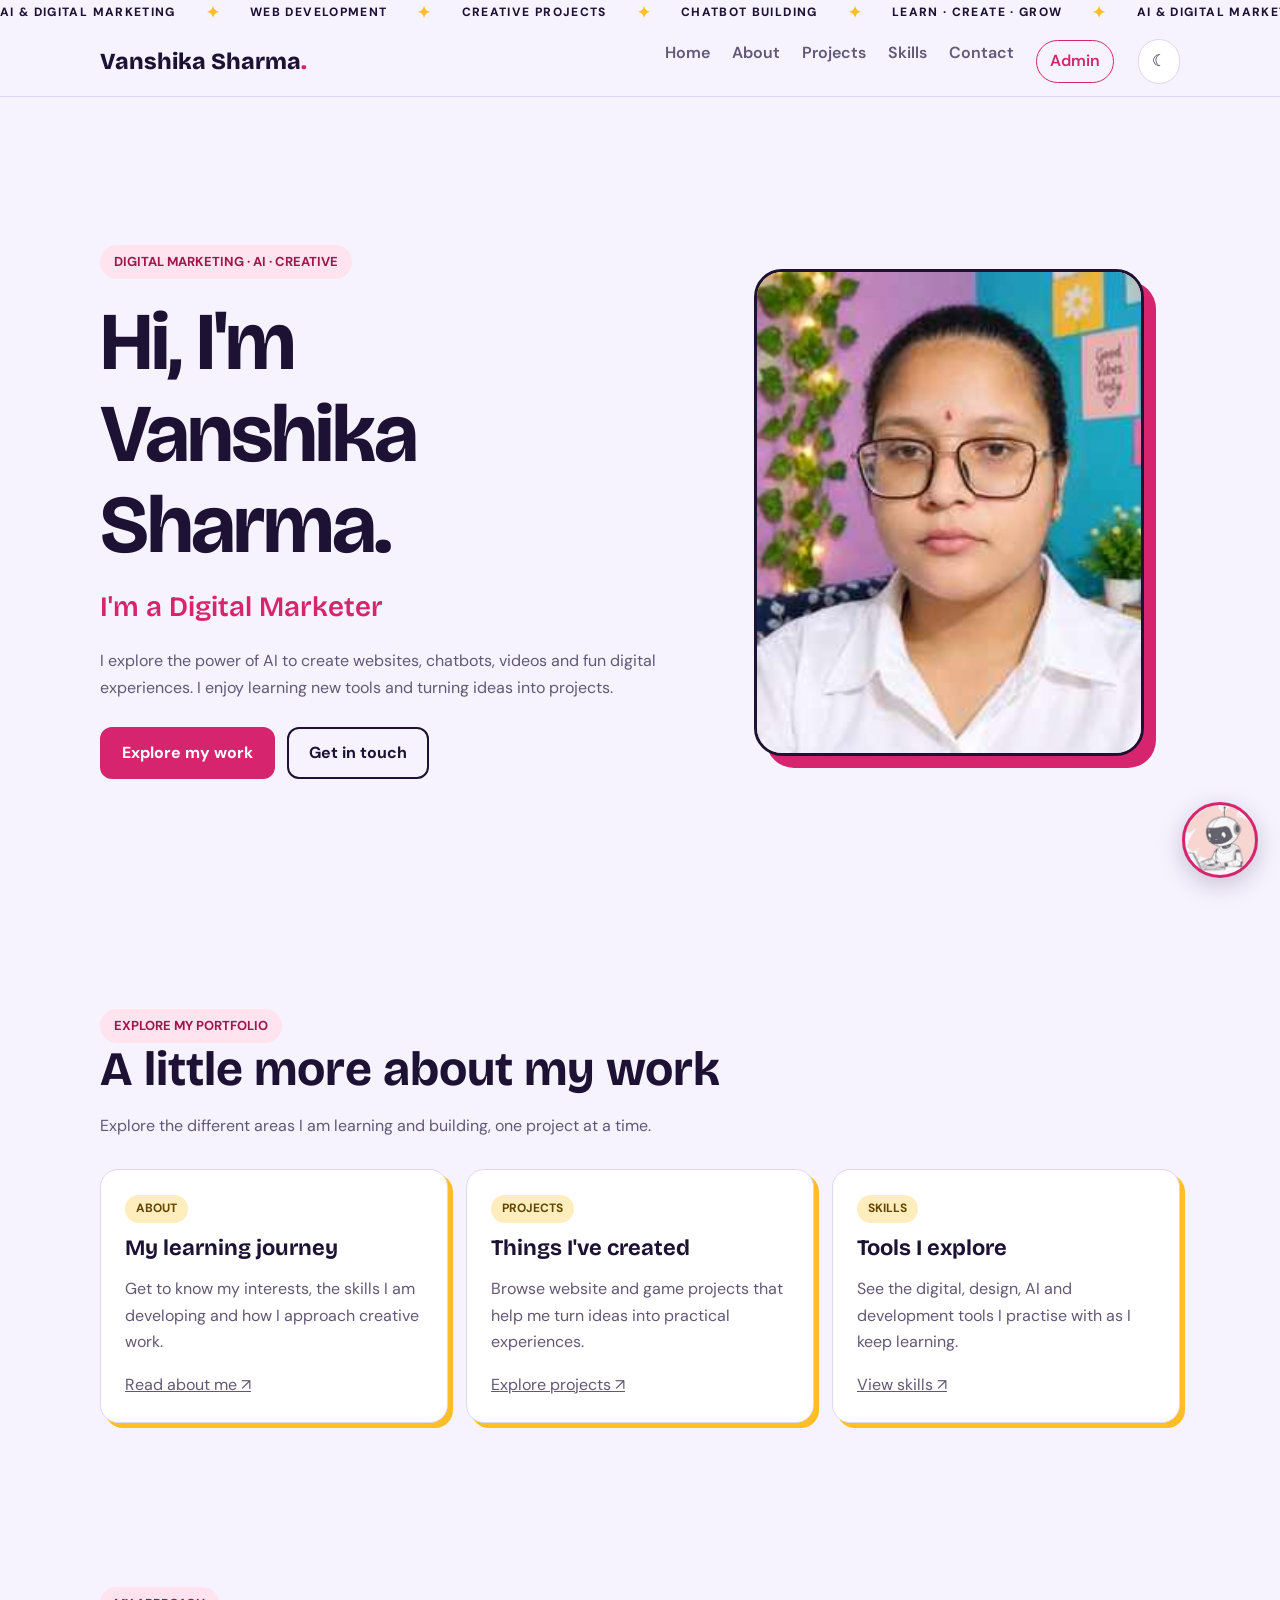
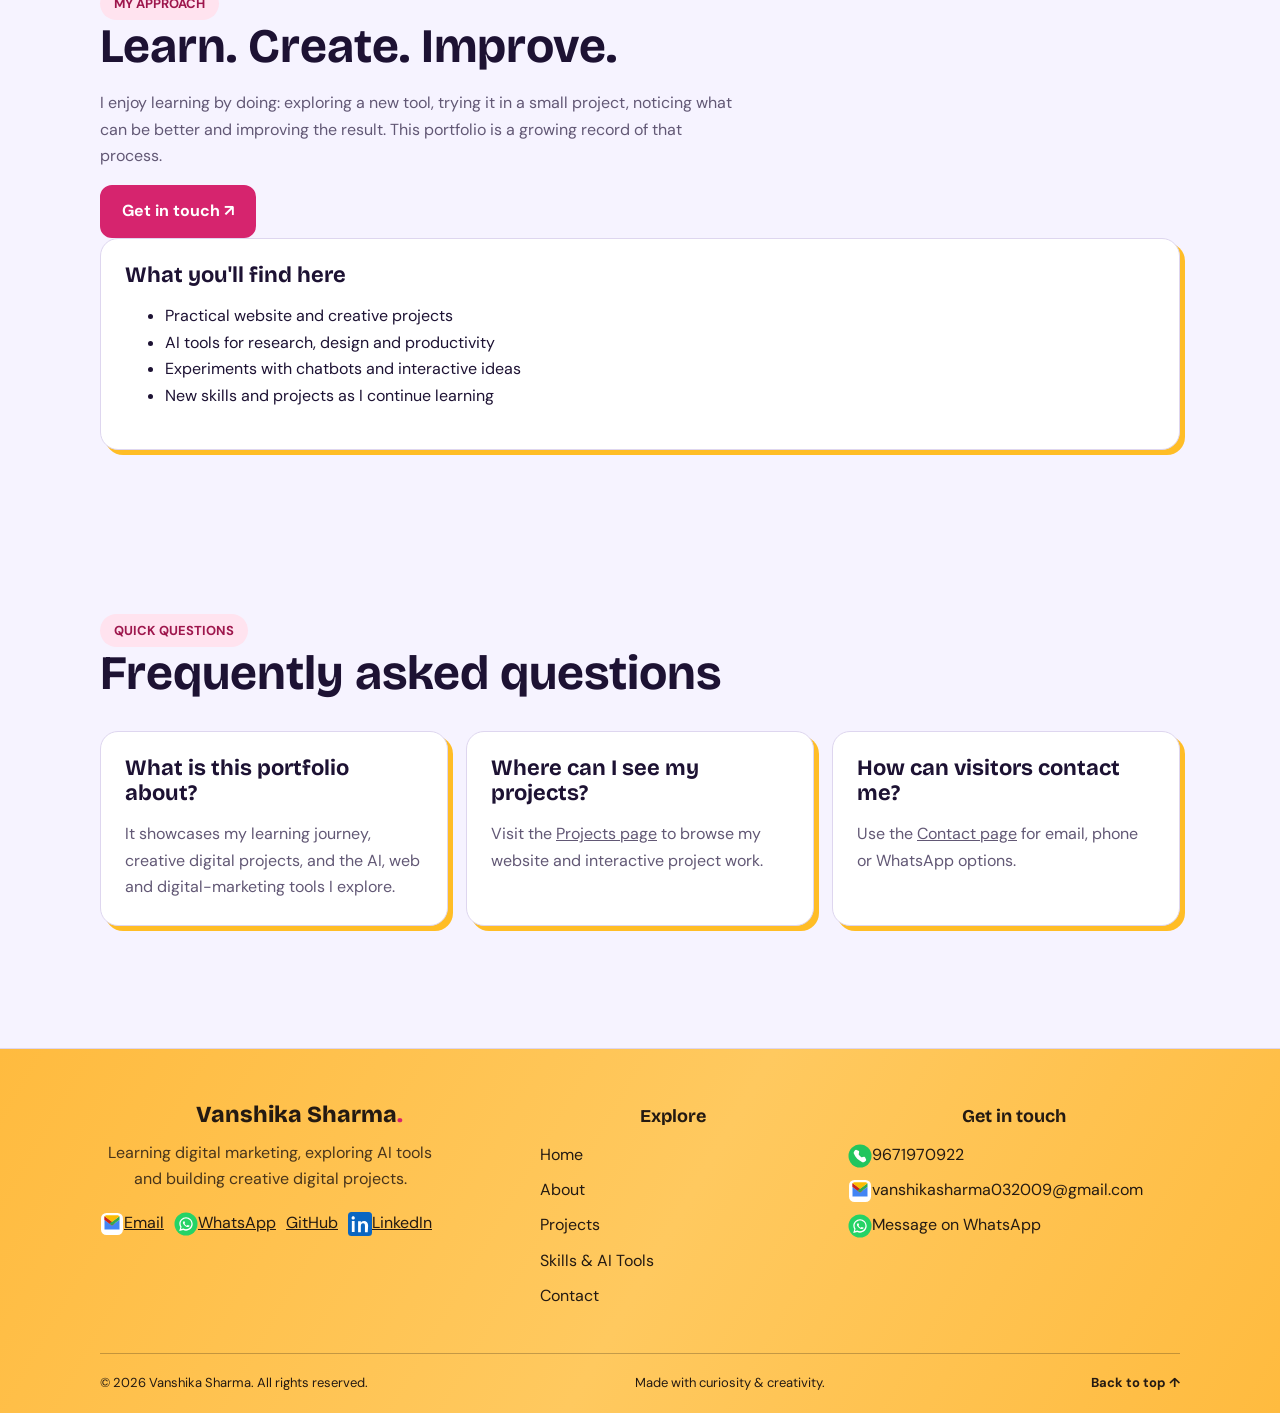
<file: index.html>
<!DOCTYPE html>
<html lang="en">
<head>
  <meta charset="UTF-8">
  <meta name="viewport" content="width=device-width, initial-scale=1">
  <meta name="description" content="Vanshika Sharma is an AI web developer and digital marketer in Kaithal, Haryana, exploring websites, chatbots, AI tools, design and digital projects online.">
<link rel="preconnect" href="https://fonts.googleapis.com">
  <link rel="preconnect" href="https://fonts.gstatic.com" crossorigin>
  <link href="https://fonts.googleapis.com/css2?family=Bricolage+Grotesque:wght@500;600;700;800&family=DM+Sans:wght@400;500;600;700&display=swap" rel="stylesheet">
  <title>Vanshika Sharma | AI Web Developer & Digital Marketer Portfolio</title>
  <link rel="canonical" href="https://my-portfolio-flame-six-29.vercel.app/">
  <meta property="og:type" content="website">
  <meta property="og:site_name" content="Vanshika Sharma Portfolio">
  <meta property="og:title" content="Vanshika Sharma | AI Web Developer & Digital Marketer Portfolio">
  <meta property="og:description" content="Vanshika Sharma is an AI web developer and digital marketer in Kaithal, Haryana, exploring websites, chatbots, AI tools, design and digital projects online.">
  <meta property="og:url" content="https://my-portfolio-flame-six-29.vercel.app/">
  <meta property="og:image" content="https://my-portfolio-flame-six-29.vercel.app/images/vanshika.jpg">
  <meta property="og:image:alt" content="Web development workspace representing Vanshika Sharma's digital projects">
  <meta name="twitter:card" content="summary_large_image">
  <meta name="twitter:title" content="Vanshika Sharma | AI Web Developer & Digital Marketer Portfolio">
  <meta name="twitter:description" content="Vanshika Sharma is an AI web developer and digital marketer in Kaithal, Haryana, exploring websites, chatbots, AI tools, design and digital projects online.">
  <meta name="twitter:image" content="https://my-portfolio-flame-six-29.vercel.app/images/vanshika.jpg"><style>
    :root{--bg:#f6f3ff;--surface:#fff;--ink:#1d1233;--muted:#625875;--line:#ded6ef;--accent:#d6246e;--gold:#ffbd26;--head:'Bricolage Grotesque',sans-serif;--body:'DM Sans',sans-serif}
    *{box-sizing:border-box}html{scroll-behavior:smooth;scroll-padding-top:85px}body{margin:0;background:var(--bg);color:var(--ink);font:16px/1.65 var(--body)}
    a{color:inherit}button{font:inherit;cursor:pointer}.wrap{width:min(1080px,calc(100% - 40px));margin:auto}
    header{position:sticky;top:0;z-index:10;background:#f6f3fff0;backdrop-filter:blur(12px);border-bottom:1px solid var(--line)}
    nav{min-height:70px;display:flex;align-items:center;gap:24px}.logo{font:800 23px var(--head);text-decoration:none;margin-right:auto}.navlinks{display:flex;gap:22px}.navlinks a{text-decoration:none;color:var(--muted);font-weight:600}.navlinks a:hover{color:var(--accent)}
    #theme{border:1px solid var(--line);background:var(--surface);color:var(--ink);padding:8px 13px;border-radius:30px}
    section{padding:82px 0}.hero{min-height:calc(100vh - 70px);display:grid;grid-template-columns:1.1fr .9fr;align-items:center;gap:55px}
    .eyebrow{display:inline-block;background:#ffe3ef;color:#9e174d;border-radius:30px;padding:6px 14px;font-weight:700;font-size:13px}
    h1,h2,h3{font-family:var(--head);line-height:1.12;margin:0}h1{font-size:clamp(46px,7vw,82px);letter-spacing:-2px;margin:18px 0}h2{font-size:clamp(32px,4.5vw,48px);margin-bottom:14px}h3{font-size:22px}
    .type{font:600 clamp(20px,3vw,28px) var(--head);color:var(--accent);min-height:1.5em}.lead,.muted{color:var(--muted);max-width:58ch}
    .actions{display:flex;gap:12px;flex-wrap:wrap;margin-top:26px}.btn{display:inline-block;text-decoration:none;border:2px solid var(--ink);border-radius:12px;padding:11px 20px;font-weight:700}.btn.primary{background:var(--accent);border-color:var(--accent);color:white}
    .portrait{width:min(100%,390px);aspect-ratio:4/5;justify-self:center;border:3px solid var(--ink);border-radius:28px;background:#f4d9a5;box-shadow:12px 12px 0 var(--accent);display:block;object-fit:cover;object-position:center 42%;padding:0}
    
    .section-head{margin-bottom:30px}.cards{display:grid;grid-template-columns:repeat(auto-fit,minmax(240px,1fr));gap:18px}
    .card{background:var(--surface);border:1px solid var(--line);border-radius:18px;padding:24px;box-shadow:5px 5px 0 var(--gold);transition:.2s}.card:hover{transform:translateY(-4px)}
    .card p{color:var(--muted);margin-bottom:0}
    .about-feature-card{padding:0;overflow:hidden;border-radius:20px;background:var(--surface);border:1px solid var(--line);box-shadow:0 8px 24px rgba(36,18,65,.09);transition:transform .25s ease,box-shadow .25s ease}
    .about-feature-card:hover{transform:translateY(-7px);box-shadow:0 16px 34px rgba(36,18,65,.16)}
    .about-feature-image{display:block;width:100%;height:175px;object-fit:cover;background:#e9e2f5}
    .about-feature-content{padding:20px 24px 24px}
    .about-feature-content h3{margin:13px 0 8px}
    .about-feature-content p{color:var(--muted);margin:0}
    .project-card{padding:0;overflow:hidden;box-shadow:0 8px 24px rgba(36,18,65,.09);border-radius:20px;transition:transform .25s ease,box-shadow .25s ease}
    .project-card:hover{transform:translateY(-7px);box-shadow:0 16px 34px rgba(36,18,65,.16)}
    .project-image{display:block;width:100%;height:190px;object-fit:cover;background:#e9e2f5}
    .project-content{padding:22px 24px 24px}
    .project-content p{color:var(--muted)}
    .project-content a{font-weight:700;text-decoration-thickness:1px;text-underline-offset:4px;color:var(--accent)}
    .project-content a:hover{text-decoration-thickness:2px}
    @media(max-width:760px){.project-image{height:175px}}
    .tag{display:inline-block;background:#ffedbd;color:#634400;border-radius:20px;padding:4px 11px;font-size:12px;font-weight:700;margin-bottom:13px}
    .skills{display:grid;grid-template-columns:repeat(auto-fit,minmax(260px,1fr));gap:20px}.skill{background:var(--surface);border:1px solid var(--line);padding:18px;border-radius:14px}.skilltop{display:flex;justify-content:space-between;font-weight:700;margin-bottom:10px}.track{height:9px;background:#e8e1f2;border-radius:20px;overflow:hidden}.fill{height:100%;width:0;background:linear-gradient(90deg,#8b5cf6,#d6246e);border-radius:20px;transition:width 1s}
    .tools{display:flex;flex-wrap:wrap;gap:10px}.tools span{background:var(--surface);border:1px solid var(--line);padding:8px 14px;border-radius:25px;font-weight:600}
    .contact{background:var(--ink);color:white;border-radius:24px;padding:38px}.contact p{color:#d4c9e8}.contact a{color:#ffd46d}
    footer{text-align:center;color:var(--muted);padding:30px 0;border-top:1px solid var(--line)}
    .dark{--bg:#140e24;--surface:#211936;--ink:#f3eeff;--muted:#b9adcf;--line:#3a2d53;--accent:#ff5c9d;--gold:#e4ae37;color-scheme:dark}
    .dark header{background:#140e24ed}.dark .eyebrow{background:#48233b;color:#ffb7d3}.dark .tag{background:#493b20;color:#ffe3a1}
    @media(max-width:760px){nav{flex-wrap:wrap;padding:12px 0}.navlinks{order:3;width:100%;overflow:auto;gap:18px;padding-bottom:5px}.navlinks a{white-space:nowrap}.hero{grid-template-columns:1fr;gap:35px;padding-top:55px}.portrait{max-width:280px;order:-1}section{padding:60px 0}}
    @media(prefers-reduced-motion:reduce){html{scroll-behavior:auto}*,*::before,*::after{transition:none!important}}
  
    /* Portfolio chatbot */
    #chat-launcher{position:fixed;right:22px;bottom:22px;z-index:1001;width:76px;height:76px;border-radius:50%;background:#fff url("[data-uri]") center/cover no-repeat;border:3px solid var(--accent);box-shadow:0 7px 24px #160d2b35;cursor:pointer;overflow:visible;transition:transform .2s}
    #chat-launcher:hover{transform:translateY(-4px)}
    #chat-panel{position:fixed;right:22px;bottom:112px;z-index:1000;width:min(380px,calc(100vw - 28px));height:510px;max-height:calc(100vh - 135px);background:var(--surface);color:var(--ink);border:1px solid var(--line);border-radius:20px;box-shadow:0 16px 50px #160d2b35;display:flex;flex-direction:column;overflow:hidden}
    #chat-panel[hidden]{display:none}
    .chat-head{display:flex;align-items:center;gap:11px;padding:14px 16px;background:var(--ink);color:#fff}
    .chat-avatar{flex:0 0 46px;width:46px;height:46px;border-radius:50%;background:#fff url("[data-uri]") center/cover no-repeat;border:2px solid var(--accent)}
    .chat-head strong{display:block;font:700 15px var(--head)}.chat-head small{color:#d8cde8;font-size:12px}
    #chat-close{margin-left:auto;border:0;background:transparent;color:#fff;font-size:25px;cursor:pointer}
    #chat-log{flex:1;overflow:auto;padding:15px;display:flex;flex-direction:column;gap:10px}
    .chat-msg{max-width:90%;padding:11px 13px;border-radius:14px;font-size:14px;line-height:1.55;overflow-wrap:anywhere}
    .chat-msg.bot{align-self:flex-start;background:var(--bg);border:1px solid var(--line)}
    .chat-msg.user{align-self:flex-end;background:var(--accent);color:#fff}
    .chat-msg a{color:inherit;font-weight:800;text-decoration:underline}
    #chat-quick{display:flex;gap:7px;flex-wrap:wrap;padding:0 13px 10px}
    #chat-quick button{border:1px solid var(--line);background:var(--surface);color:var(--ink);border-radius:18px;padding:7px 11px;font-size:12px;cursor:pointer}
    #chat-form{display:flex;gap:8px;padding:12px;border-top:1px solid var(--line)}
    #chat-input{min-width:0;flex:1;border:1px solid var(--line);border-radius:12px;padding:11px 12px;background:var(--bg);color:var(--ink);font:inherit}
    #chat-form button{width:43px;border:0;border-radius:12px;background:var(--accent);color:#fff;font-size:20px;cursor:pointer}
    @media(max-width:520px){#chat-launcher{width:66px;height:66px;right:14px;bottom:14px}#chat-panel{right:10px;bottom:92px;width:calc(100vw - 20px);height:min(510px,calc(100vh - 112px))}}
    
    /* Restored dark-green portfolio footer */
    .site-footer{background:linear-gradient(120deg,#102f23 0%,#174b33 52%,#103424 100%);color:#fff;padding:52px 0 20px;margin-top:40px}
    .site-footer .footer-grid{display:grid;grid-template-columns:1.5fr 1fr 1.25fr;gap:42px;padding-bottom:34px}
    .site-footer .logo{display:inline-block;color:#fff;margin:0 0 12px}
    .site-footer .footer-brand p{max-width:340px;color:#d6e8dc;margin:0 0 18px}
    .site-footer h3{font-size:18px;color:#fff;margin:5px 0 16px}
    .site-footer .footer-grid>div>a:not(.logo){display:block;width:fit-content;color:#d6e8dc;text-decoration:none;margin:9px 0;overflow-wrap:anywhere}
    .site-footer .footer-grid>div>a:hover,.site-footer .footer-social a:hover,.site-footer .footer-bottom a:hover{color:#ffcf70}
    .site-footer .footer-social{display:flex;flex-wrap:wrap;gap:10px}
    .site-footer .footer-contact-icon{width:17px;height:17px;flex:0 0 17px;color:currentColor;vertical-align:middle}\n    .site-footer .footer-contact-link{display:flex!important;align-items:center;gap:9px}\n    .site-footer .footer-social a{display:inline-flex;align-items:center;gap:7px;color:#fff;text-decoration:none;border:1px solid #ffffff55;border-radius:22px;padding:6px 13px;font-size:13px}
    .site-footer .footer-bottom{border-top:1px solid #ffffff35;padding-top:18px;display:flex;justify-content:space-between;align-items:center;gap:14px;flex-wrap:wrap;color:#d6e8dc;font-size:13px}
    .site-footer .footer-bottom a{color:#fff;text-decoration:none;font-weight:700}
    @media(max-width:700px){.site-footer{padding:40px 0 18px}.site-footer .footer-grid{grid-template-columns:1fr;gap:24px;padding-bottom:26px}.site-footer .footer-bottom{align-items:flex-start;flex-direction:column;gap:8px}}


    /* Warm yellow footer to match the contact-card accent */
    .site-footer{background:linear-gradient(120deg,#FFBB3F 0%,#FFC95F 52%,#FFBB3F 100%);color:#241A12}
    .site-footer .logo,.site-footer h3,.site-footer .footer-grid>div>a:not(.logo),.site-footer .footer-social a,.site-footer .footer-bottom,.site-footer .footer-bottom a{color:#241A12}
    .site-footer .footer-brand p{color:#49351B}
    .site-footer .footer-grid>div>a:hover,.site-footer .footer-social a:hover,.site-footer .footer-bottom a:hover{color:#754000}
    .site-footer .footer-social a{border-color:#241A1266}
    .site-footer .footer-bottom{border-top-color:#241A1244}

    .app-icon{width:24px!important;height:24px!important;flex:0 0 24px;vertical-align:middle;display:inline-block}\n
    /* Single-line portfolio marquee at the top */
    .top-marquee{position:relative;z-index:11;width:100%;overflow:hidden;white-space:nowrap;background:#241a12;color:#fff;padding:9px 0;border-bottom:2px solid var(--accent)}
    .top-marquee-track{display:flex;width:max-content;animation:portfolio-marquee 30s linear infinite}
    .top-marquee-group{display:flex;align-items:center;gap:30px;padding-right:30px;font-size:12px;font-weight:800;letter-spacing:1.35px}
    .top-marquee .spark{color:#ffbd26;font-size:16px}
    @keyframes portfolio-marquee{to{transform:translateX(-50%)}}
    @media(prefers-reduced-motion:reduce){.top-marquee-track{animation:none}}
</style><style>.admin-nav-link{border:1px solid var(--accent);border-radius:999px;padding:7px 13px;color:var(--accent)!important;font-weight:700}.admin-nav-link:hover{background:var(--accent);color:#fff!important}</style></head><body><div class="top-marquee" aria-label="Portfolio highlights"><div class="top-marquee-track"><div class="top-marquee-group"><span>AI & DIGITAL MARKETING</span><span class="spark">✦</span><span>WEB DEVELOPMENT</span><span class="spark">✦</span><span>CREATIVE PROJECTS</span><span class="spark">✦</span><span>CHATBOT BUILDING</span><span class="spark">✦</span><span>LEARN · CREATE · GROW</span><span class="spark">✦</span></div><div class="top-marquee-group" aria-hidden="true"><span>AI & DIGITAL MARKETING</span><span class="spark">✦</span><span>WEB DEVELOPMENT</span><span class="spark">✦</span><span>CREATIVE PROJECTS</span><span class="spark">✦</span><span>CHATBOT BUILDING</span><span class="spark">✦</span><span>LEARN · CREATE · GROW</span><span class="spark">✦</span></div></div></div><header><nav class="wrap"><a class="logo" href="index.html">Vanshika Sharma<span style="color:var(--accent)">.</span></a><div class="navlinks"><a aria-current="page" href="index.html">Home</a><a  href="about.html">About</a><a  href="projects.html">Projects</a><a  href="skills.html">Skills</a><a  href="contact.html">Contact</a><a href="admin.html" class="admin-nav-link">Admin</a></div><button id="theme" type="button" aria-label="Toggle color theme">☾</button></nav></header><main class="page-main" id="top"><section class="hero wrap" id="home">
    <div>
      <span class="eyebrow">DIGITAL MARKETING · AI · CREATIVE</span>
      <h1>Hi, I'm<br>Vanshika Sharma.</h1>
      <div class="type">I'm a <span id="type">Digital Marketer</span></div>
      <p class="lead">I explore the power of AI to create websites, chatbots, videos and fun digital experiences. I enjoy learning new tools and turning ideas into projects.</p>
      <div class="actions"><a class="btn primary" href="projects.html">Explore my work</a><a class="btn" href="contact.html">Get in touch</a></div>
    </div>
    <img class="portrait" src="images/vanshika.jpg?v=3" alt="Vanshika Sharma profile photo" loading="eager" decoding="async" onerror="this.style.display=&quot;none&quot;">
  </section>
<section class="extra-section"><div class="wrap"><div class="section-head"><span class="eyebrow">EXPLORE MY PORTFOLIO</span><h2>A little more about my work</h2><p class="muted">Explore the different areas I am learning and building, one project at a time.</p></div><div class="cards"><article class="card"><span class="tag">ABOUT</span><h3>My learning journey</h3><p>Get to know my interests, the skills I am developing and how I approach creative work.</p><p><a class="text-link" href="about.html">Read about me ↗</a></p></article><article class="card"><span class="tag">PROJECTS</span><h3>Things I've created</h3><p>Browse website and game projects that help me turn ideas into practical experiences.</p><p><a class="text-link" href="projects.html">Explore projects ↗</a></p></article><article class="card"><span class="tag">SKILLS</span><h3>Tools I explore</h3><p>See the digital, design, AI and development tools I practise with as I keep learning.</p><p><a class="text-link" href="skills.html">View skills ↗</a></p></article></div></div></section>
<section class="extra-section soft-section"><div class="wrap split-section"><div><span class="eyebrow">MY APPROACH</span><h2>Learn. Create. Improve.</h2><p class="muted">I enjoy learning by doing: exploring a new tool, trying it in a small project, noticing what can be better and improving the result. This portfolio is a growing record of that process.</p><a class="btn primary" href="contact.html">Get in touch ↗</a></div><div class="card"><h3>What you'll find here</h3><ul class="feature-list"><li>Practical website and creative projects</li><li>AI tools for research, design and productivity</li><li>Experiments with chatbots and interactive ideas</li><li>New skills and projects as I continue learning</li></ul></div></div></section>
<section class="extra-section" id="faq"><div class="wrap"><div class="section-head"><span class="eyebrow">QUICK QUESTIONS</span><h2>Frequently asked questions</h2></div><div class="cards"><article class="card"><h3>What is this portfolio about?</h3><p>It showcases my learning journey, creative digital projects, and the AI, web and digital-marketing tools I explore.</p></article><article class="card"><h3>Where can I see my projects?</h3><p>Visit the <a href="projects.html">Projects page</a> to browse my website and interactive project work.</p></article><article class="card"><h3>How can visitors contact me?</h3><p>Use the <a href="contact.html">Contact page</a> for email, phone or WhatsApp options.</p></article></div></div></section>
</main><footer class="site-footer"><div class="wrap footer-grid"><div class="footer-brand"><a class="logo" href="index.html">Vanshika Sharma<span style="color:var(--accent)">.</span></a><p>Learning digital marketing, exploring AI tools and building creative digital projects.</p><div class="footer-social"><a href="mailto:vanshikasharma032009@gmail.com"><svg class="footer-contact-icon app-icon" viewBox="0 0 48 48" aria-hidden="true"><rect x="2" y="2" width="44" height="44" rx="11" fill="#fff"/><path fill="#4285F4" d="M9 15.5 24 27l15-11.5V35H9z"/><path fill="#EA4335" d="M9 15.5 24 27l5.2-4L9 8.5z"/><path fill="#C5221F" d="M9 15.5 24 27l5.2-4L9 8.5z"/><path fill="#34A853" d="M39 15.5 24 27l-5.2-4L39 8.5z"/><path fill="#FBBC04" d="M9 8.5 24 20l15-11.5-3-2.2H12z"/></svg>Email</a><a href="https://wa.me/919671970922" target="_blank" rel="noopener"><svg class="footer-contact-icon app-icon" viewBox="0 0 48 48" aria-hidden="true"><circle cx="24" cy="24" r="23" fill="#25D366"/><path fill="#fff" d="M24 10.5c-7.4 0-13.4 5.9-13.4 13.2 0 2.5.7 4.8 2 6.8l-2.1 7.7 7.9-2.1c1.7.9 3.6 1.3 5.6 1.3 7.4 0 13.4-5.9 13.4-13.2S31.4 10.5 24 10.5Zm0 23.9c-1.8 0-3.5-.5-5-1.4l-.4-.2-4.6 1.2 1.2-4.4-.3-.5a10.7 10.7 0 0 1-1.7-5.4c0-5.9 4.9-10.7 10.8-10.7s10.8 4.8 10.8 10.7S30 34.4 24 34.4Z"/><path fill="#fff" d="M30 26.9c-.3-.2-1.9-.9-2.2-1-.3-.1-.5-.2-.7.2-.2.3-.8 1-1 1.2-.2.2-.4.2-.7.1-.3-.2-1.3-.5-2.5-1.6-.9-.8-1.5-1.8-1.7-2.1-.2-.3 0-.5.1-.7l.5-.6c.2-.2.2-.3.3-.6.1-.2 0-.4 0-.6-.1-.2-.7-1.7-1-2.3-.2-.6-.5-.5-.7-.5h-.6c-.2 0-.6.1-.9.4-.3.3-1.2 1.1-1.2 2.6s1.2 3 1.4 3.2c.2.2 2.3 3.5 5.6 4.8.8.3 1.4.5 1.9.6.8.2 1.5.2 2.1.1.7-.1 1.9-.8 2.2-1.5.3-.7.3-1.3.2-1.5-.1-.1-.3-.2-.6-.3Z"/></svg>WhatsApp</a><a href="https://github.com/vanshikasharma032009-cyber" target="_blank" rel="noopener">GitHub</a><a href="https://www.linkedin.com/in/vanshika-sharma-970307414/" target="_blank" rel="noopener noreferrer" aria-label="LinkedIn profile"><svg class="app-icon" viewBox="0 0 48 48" role="img" aria-label="LinkedIn"><rect width="48" height="48" rx="7" fill="#0A66C2"/><path fill="#fff" d="M13.2 18.1H7.7v22h5.5zm-2.8-2.9c1.8 0 3.2-1.5 3.2-3.3s-1.4-3.2-3.2-3.2-3.2 1.4-3.2 3.2 1.4 3.3 3.2 3.3M40.3 27.5c0-6.6-3.5-9.7-8.2-9.7-3.8 0-5.5 2.1-6.4 3.6v-3.1h-5.5v22h5.5V28.4c0-3.1.6-6.1 4.4-6.1s3.8 3.6 3.8 6.3v11.7h5.5z"/></svg>LinkedIn</a></div></div><div><h3>Explore</h3><a href="index.html">Home</a><a href="about.html">About</a><a href="projects.html">Projects</a><a href="skills.html">Skills & AI Tools</a><a href="contact.html">Contact</a></div><div><h3>Get in touch</h3><a class="footer-contact-link" href="tel:+919671970922"><svg class="footer-contact-icon app-icon" viewBox="0 0 48 48" aria-hidden="true"><circle cx="24" cy="24" r="23" fill="#22C55E"/><path fill="#fff" d="M16.1 11.5c-.8 0-1.6.4-2.1 1.1l-2 2.8c-.8 1.1-.9 2.5-.4 3.8 3.1 7.8 9.3 14 17.1 17.1 1.3.5 2.7.4 3.8-.4l2.8-2c.9-.7 1.3-1.8.9-2.8l-1.8-4.2c-.4-.9-1.4-1.4-2.4-1.2l-4.1.8a2 2 0 0 1-1.8-.5l-4.1-4.1a2 2 0 0 1-.5-1.8l.8-4.1c.2-1-.3-2-1.2-2.4l-4.2-1.8c-.3-.2-.6-.3-.8-.3Z"/></svg>9671970922</a><a class="footer-contact-link" href="mailto:vanshikasharma032009@gmail.com"><svg class="footer-contact-icon app-icon" viewBox="0 0 48 48" aria-hidden="true"><rect x="2" y="2" width="44" height="44" rx="11" fill="#fff"/><path fill="#4285F4" d="M9 15.5 24 27l15-11.5V35H9z"/><path fill="#EA4335" d="M9 15.5 24 27l5.2-4L9 8.5z"/><path fill="#C5221F" d="M9 15.5 24 27l5.2-4L9 8.5z"/><path fill="#34A853" d="M39 15.5 24 27l-5.2-4L39 8.5z"/><path fill="#FBBC04" d="M9 8.5 24 20l15-11.5-3-2.2H12z"/></svg>vanshikasharma032009@gmail.com</a><a class="footer-contact-link" href="https://wa.me/919671970922" target="_blank" rel="noopener"><svg class="footer-contact-icon app-icon" viewBox="0 0 48 48" aria-hidden="true"><circle cx="24" cy="24" r="23" fill="#25D366"/><path fill="#fff" d="M24 10.5c-7.4 0-13.4 5.9-13.4 13.2 0 2.5.7 4.8 2 6.8l-2.1 7.7 7.9-2.1c1.7.9 3.6 1.3 5.6 1.3 7.4 0 13.4-5.9 13.4-13.2S31.4 10.5 24 10.5Zm0 23.9c-1.8 0-3.5-.5-5-1.4l-.4-.2-4.6 1.2 1.2-4.4-.3-.5a10.7 10.7 0 0 1-1.7-5.4c0-5.9 4.9-10.7 10.8-10.7s10.8 4.8 10.8 10.7S30 34.4 24 34.4Z"/><path fill="#fff" d="M30 26.9c-.3-.2-1.9-.9-2.2-1-.3-.1-.5-.2-.7.2-.2.3-.8 1-1 1.2-.2.2-.4.2-.7.1-.3-.2-1.3-.5-2.5-1.6-.9-.8-1.5-1.8-1.7-2.1-.2-.3 0-.5.1-.7l.5-.6c.2-.2.2-.3.3-.6.1-.2 0-.4 0-.6-.1-.2-.7-1.7-1-2.3-.2-.6-.5-.5-.7-.5h-.6c-.2 0-.6.1-.9.4-.3.3-1.2 1.1-1.2 2.6s1.2 3 1.4 3.2c.2.2 2.3 3.5 5.6 4.8.8.3 1.4.5 1.9.6.8.2 1.5.2 2.1.1.7-.1 1.9-.8 2.2-1.5.3-.7.3-1.3.2-1.5-.1-.1-.3-.2-.6-.3Z"/></svg>Message on WhatsApp</a></div></div><div class="wrap footer-bottom"><span>© <span id="year"></span> Vanshika Sharma. All rights reserved.</span><span>Made with curiosity & creativity.</span><a href="#top">Back to top ↑</a></div></footer><script>
  const words=["Digital Marketer","AI Content Creator","Website Builder","Chatbot Maker"];
  let wi=0,ci=0,del=false;const typed=document.getElementById("type");
  function typeLoop(){const word=words[wi];ci+=del?-1:1;typed.textContent=word.slice(0,ci);let delay=del?45:90;if(!del&&ci===word.length){del=true;delay=1300}else if(del&&ci===0){del=false;wi=(wi+1)%words.length;delay=250}setTimeout(typeLoop,delay)}
  if(typed&&!matchMedia("(prefers-reduced-motion: reduce)").matches)typeLoop();
  const themeBtn=document.getElementById("theme");if(themeBtn)themeBtn.addEventListener("click",()=>{document.body.classList.toggle("dark");themeBtn.textContent=document.body.classList.contains("dark")?"☀":"☾"});
  const yearEl=document.getElementById("year");if(yearEl)yearEl.textContent=new Date().getFullYear();
  const observer=new IntersectionObserver(entries=>entries.forEach(entry=>{if(entry.isIntersecting){entry.target.style.width=entry.target.dataset.width+"%";observer.unobserve(entry.target)}}),{threshold:.3});
  document.querySelectorAll(".fill").forEach(el=>observer.observe(el));
</script><div id="chatbot-widget">
  <section id="chat-panel" aria-label="Portfolio chat assistant" hidden>
    <div class="chat-head"><div class="chat-avatar" role="img" aria-label="Chatbot mascot"></div><div><strong>Vanshika Sharma's Assistant</strong><small>Ask about projects, skills & contact</small></div><button id="chat-close" type="button" aria-label="Close chat">×</button></div>
    <div id="chat-log" aria-live="polite"><div class="chat-msg bot">Namaste! Main Vanshika Sharma ka portfolio assistant hoon. Aap unke projects, skills, AI tools ya contact ke baare mein pooch sakte hain.</div></div>
    <div id="chat-quick"><button type="button" data-question="Projects dikhao">Projects</button><button type="button" data-question="Skills aur AI tools">Skills & AI tools</button><button type="button" data-question="Contact kaise karein?">Contact</button></div>
    <form id="chat-form"><input id="chat-input" type="text" placeholder="Type your message..." autocomplete="off" aria-label="Type your message" required><button type="submit" aria-label="Send message">➤</button></form>
  </section>
  <button id="chat-launcher" type="button" aria-label="Open portfolio chatbot" aria-expanded="false"></button>
</div>
<script>
(function(){
  const launcher=document.getElementById('chat-launcher'),panel=document.getElementById('chat-panel'),close=document.getElementById('chat-close'),log=document.getElementById('chat-log'),form=document.getElementById('chat-form'),input=document.getElementById('chat-input');
  if(!launcher||!panel)return;
  const wa='https://wa.me/919671970922',mail='mailto:vanshikasharma032009@gmail.com';
  function toggle(open){panel.hidden=!open;launcher.setAttribute('aria-expanded',String(open));if(open)input.focus()}
  launcher.addEventListener('click',()=>toggle(panel.hidden));close.addEventListener('click',()=>toggle(false));
  document.addEventListener('keydown',e=>{if(e.key==='Escape'&&!panel.hidden)toggle(false)});
  function add(text,who,links){const el=document.createElement('div');el.className='chat-msg '+who;el.textContent=text;if(links){links.forEach(item=>{const a=document.createElement('a');a.href=item.href;a.textContent=' '+item.label;a.target=item.href.startsWith('http')?'_blank':'_self';a.rel='noopener noreferrer';el.appendChild(a)})}log.appendChild(el);log.scrollTop=log.scrollHeight}
  function answer(q){
    const s=q.toLowerCase(),hi=/[ऀ-ॿ]|\b(kaise|kya|batao|dikhao|hai|karna|karo|mujhe|aap|namaste|hindi|kitna|kahan|kaun)\b/.test(s);
    const say=(en,hn)=>hi?hn:en;
    if(/\b(hi|hello|hey|namaste|hii|good morning|good evening)\b/.test(s))return say("Hello! Welcome to Vanshika Sharma's portfolio. Ask me about her background, projects, skills, AI tools or contact details.","Namaste! Vanshika Sharma ke portfolio mein swagat hai. Aap unke About, Projects, Skills, AI tools ya Contact ke baare mein pooch sakte hain.");
    if(/cycle racer/.test(s))return say("Cycle Racer is a browser-based cycle racing game project. Open it: https://remix-cycle-racer-4096.ai.studio/","Cycle Racer ek browser-based cycle racing game hai. Yahan try karein: https://remix-cycle-racer-4096.ai.studio/");
    if(/bubble blast/.test(s))return say("Bubble Blast is a game project. Its code is on GitHub: https://github.com/vanshikasharma032009-cyber/BUBBLE-BLAST-GAME","Bubble Blast ek game project hai. Iska code GitHub par hai: https://github.com/vanshikasharma032009-cyber/BUBBLE-BLAST-GAME");
    if(/bal vikas/.test(s))return say("Bal Vikas Global School is a website project with information arranged into clear sections. Visit: https://bvgs.onrender.com/about.html","Bal Vikas Global School ek website project hai. Website dekhein: https://bvgs.onrender.com/about.html");
    if(/\b(project|work|portfolio|website|game)\b/.test(s))return say("Featured projects: Bal Vikas Global School website, Cycle Racer game and Bubble Blast game. Open the Projects page for details.","Featured projects hain: Bal Vikas Global School website, Cycle Racer game aur Bubble Blast game. Details Projects page par hain.");
    if(/\b(skill|skills|learn|learning|digital marketing|website building|chatbot)\b/.test(s))return say("Vanshika Sharma is learning AI tools and prompting, website building, chatbot building, digital marketing, Canva/design and video editing.","Vanshika Sharma AI tools aur prompting, website building, chatbot building, digital marketing, Canva/design aur video editing seekh rahi hain.");
    if(/\b(tool|tools|chatgpt|claude|gemini|canva|midjourney|runway|capcut|perplexity|deepseek|cursor|replit|figma|photoshop|elevenlabs|suno|gamma)\b/.test(s))return say("The portfolio explores AI assistants (ChatGPT, Claude, Gemini, Copilot, Perplexity and DeepSeek), design tools (Canva, Photoshop, Illustrator and Figma), creative tools (Midjourney, Runway, Pika, Kling, CapCut, ElevenLabs and Suno), plus productivity and coding tools. See Skills & AI Tools.","Portfolio mein AI assistants (ChatGPT, Claude, Gemini, Copilot, Perplexity, DeepSeek), design tools (Canva, Photoshop, Illustrator, Figma), creative tools (Midjourney, Runway, Pika, Kling, CapCut, ElevenLabs, Suno) aur productivity/coding tools explore hote hain. Skills page dekhein.");
    if(/\b(about|vanshika|who|background|journey|interests)\b/.test(s))return say("Vanshika Sharma is learning Digital Marketing with AI and building practical skills through hands-on projects. She enjoys creating websites and experimenting with AI-powered content.","Vanshika Sharma Digital Marketing with AI seekh rahi hain aur hands-on projects se practical skills develop kar rahi hain. Unhe websites banana aur AI-powered content explore karna pasand hai.");
    if(/\b(contact|phone|number|whatsapp|email|reach|sampark|call)\b/.test(s))return say("Contact Vanshika Sharma by phone at 9671970922, WhatsApp or email at vanshikasharma032009@gmail.com.","Vanshika Sharma se phone 9671970922, WhatsApp ya email vanshikasharma032009@gmail.com par contact karein.");
    if(/\b(page|pages|navigate|menu|home|footer)\b/.test(s))return say("This portfolio has separate Home, About, Projects, Skills and Contact pages. Use the top navigation or footer links to move between them.","Portfolio mein Home, About, Projects, Skills aur Contact ke alag pages hain. Navigation menu ya footer links se pages khol sakte hain.");
    if(/\b(chatbot|assistant|bot)\b/.test(s))return say("You're chatting with the portfolio's built-in guide. It answers common questions about projects, learning areas, tools and contact details in English or Hindi.","Aap portfolio ke built-in assistant se baat kar rahe hain. Ye projects, skills, tools aur contact ke common questions ka Hindi ya English mein jawab deta hai.");
    return say("I can help with Vanshika Sharma's About page, projects, skills, AI tools, website pages and contact details. Ask about a specific project or tool; I won't guess details that aren't listed.","Main Vanshika Sharma ke About, Projects, Skills, AI tools, website pages aur Contact ke baare mein bata sakta hoon. Kisi specific project ya tool ke baare mein poochhein; jo detail listed nahi hai uska guess nahi karunga.");
  }
  function send(q){q=(q||'').trim();if(!q)return;add(q,'user');const a=answer(q);const links=/contact|phone|number|whatsapp|email|hire|sampark|baat|price|rate/i.test(q)?[{href:wa,label:'WhatsApp'},{href:mail,label:'Email'}]:[];add(a,'bot',links)}
  form.addEventListener('submit',e=>{e.preventDefault();send(input.value);input.value='';input.focus()});
  document.querySelectorAll('#chat-quick button').forEach(b=>b.addEventListener('click',()=>send(b.dataset.question)));
})();
</script>


<script type="application/ld+json">
{"@context":"https://schema.org","@type":"Person","name":"Vanshika Sharma","url":"https://my-portfolio-flame-six-29.vercel.app/","image":"https://my-portfolio-flame-six-29.vercel.app/images/vanshika.jpg","jobTitle":"Aspiring AI Web Developer and Digital Marketer","address":{"@type":"PostalAddress","addressLocality":"Kaithal","addressRegion":"Haryana","addressCountry":"IN"},"sameAs":["https://github.com/vanshikasharma032009-cyber","https://www.linkedin.com/in/vanshika-sharma-970307414/"]}
</script>
<script type="application/ld+json">
{"@context":"https://schema.org","@type":"FAQPage","mainEntity":[{"@type":"Question","name":"What is this portfolio about?","acceptedAnswer":{"@type":"Answer","text":"It showcases my learning journey, creative digital projects, and the AI, web and digital-marketing tools I explore."}},{"@type":"Question","name":"Where can I see my projects?","acceptedAnswer":{"@type":"Answer","text":"Visit the Projects page to browse my website and interactive project work."}},{"@type":"Question","name":"How can visitors contact me?","acceptedAnswer":{"@type":"Answer","text":"Use the Contact page for email, phone or WhatsApp options."}}]}
</script>
</body></html>
</file>
